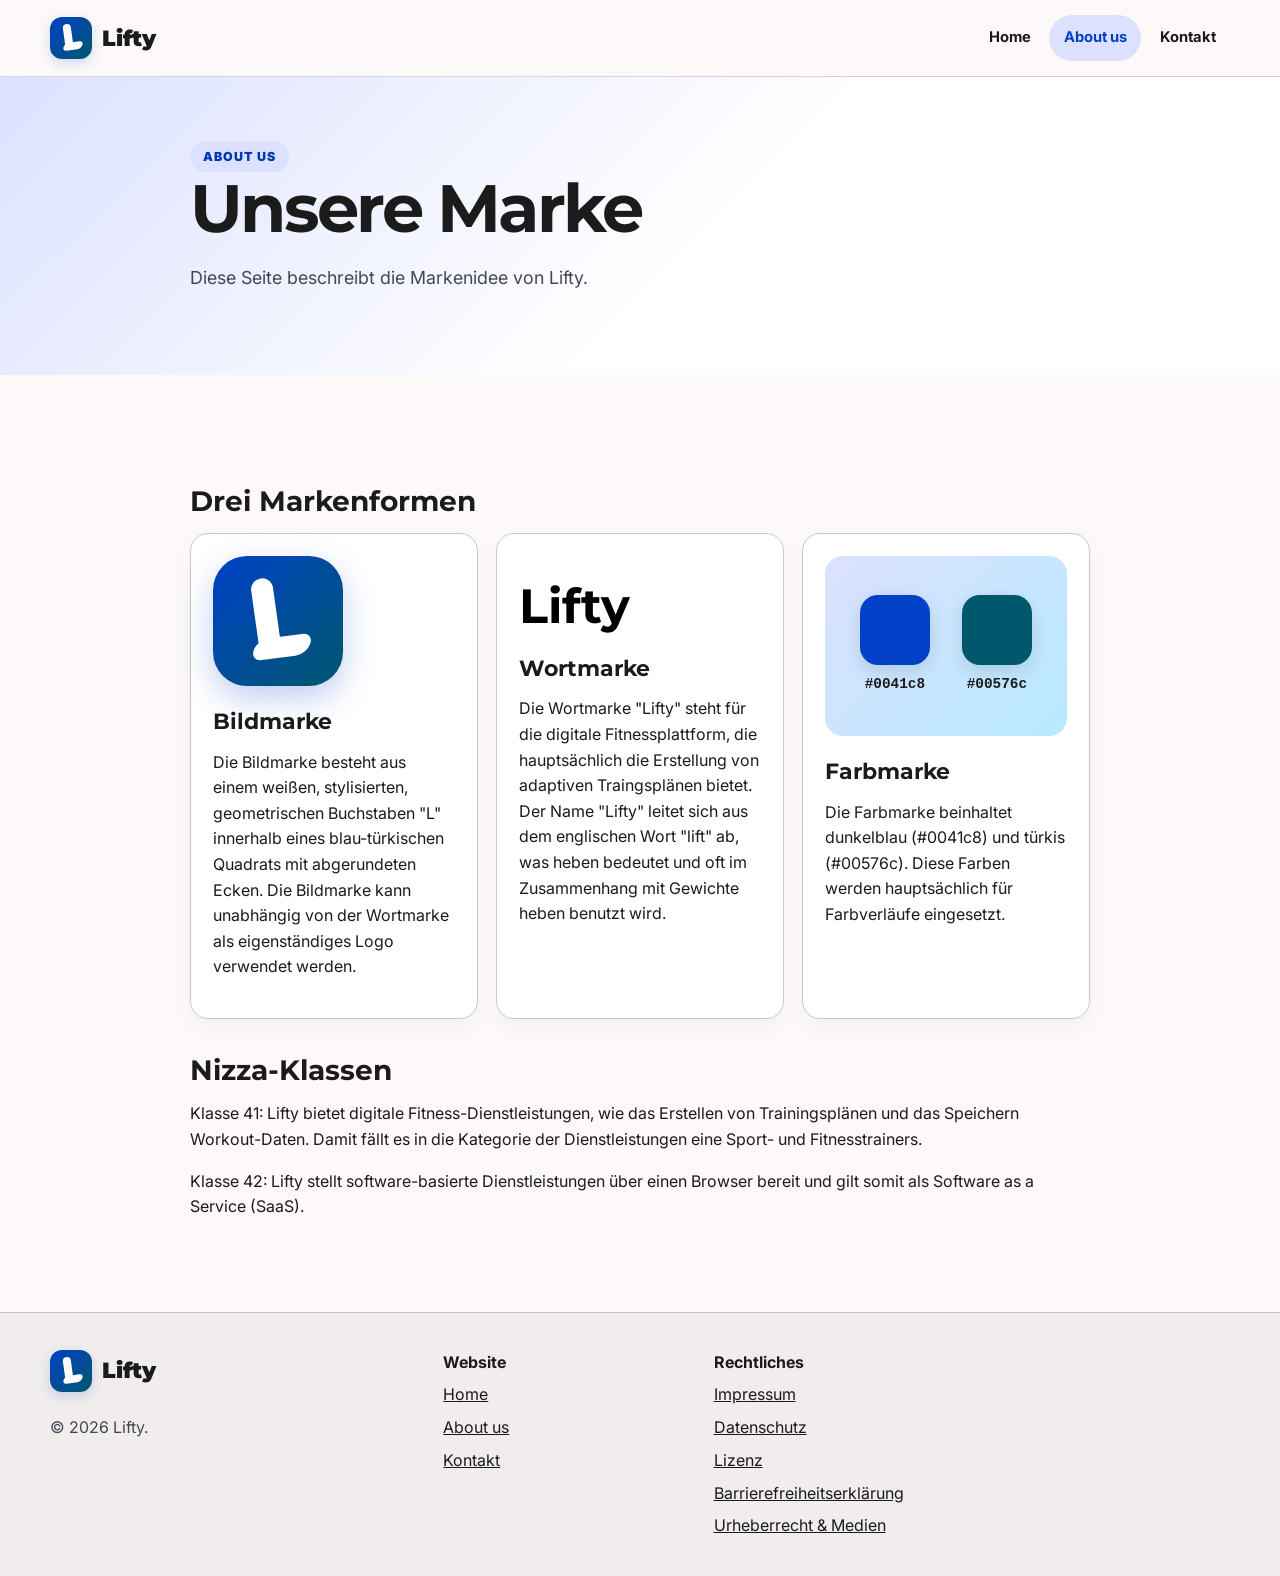
<file: about.html>
<!DOCTYPE html>
<html lang="de">
<head>
  <meta charset="UTF-8">
  <meta name="viewport" content="width=device-width, initial-scale=1.0">
  <meta name="description" content="About us und Markenformen des fiktiven Lifty Webshops">
  <title>Lifty | About us</title>
  <link rel="preconnect" href="https://fonts.googleapis.com">
  <link rel="preconnect" href="https://fonts.gstatic.com" crossorigin>
  <link href="https://fonts.googleapis.com/css2?family=Inter:wght@400;500;600;700&family=Montserrat:wght@600;700;900&family=Material+Symbols+Outlined:wght,FILL@100..700,0..1&display=swap" rel="stylesheet">
  <link rel="stylesheet" href="styles.css">
  <script src="script.js" defer></script>
</head>
<body>
  <a class="skip-link" href="#main">Zum Inhalt springen</a>
  <header class="site-header">
    <nav class="navbar container" aria-label="Hauptnavigation">
      <a class="logo" href="index.html" aria-label="Lifty Startseite">
        <div class="brand-symbol small" aria-label="Lifty Bildmarke"></div>
        <span>Lifty</span>
      </a>
      <button class="menu-button" type="button" aria-label="Navigation öffnen" aria-expanded="false" aria-controls="main-menu">
        <span class="material-symbols-outlined" aria-hidden="true">menu</span>
      </button>
      <ul class="nav-links" id="main-menu">
        <li><a  href="index.html">Home</a></li>
        <li><a aria-current="page" href="about.html">About us</a></li>
        <li><a  href="kontakt.html">Kontakt</a></li>
      </ul>
    </nav>
  </header>
  <main id="main">
    <section class="page-hero">
      <div class="container">
        <span class="eyebrow">About us</span>
        <h1>Unsere Marke</h1>
        <p class="lead">Diese Seite beschreibt die Markenidee von Lifty.</p>
      </div>
    </section>
    <section class="section" id="markenformen">
      <div class="container legal-text">
        <h2>Drei Markenformen</h2>
        <div class="grid-3">
          <article class="card">
            <div class="brand-symbol" aria-label="Lifty Bildmarke"></div>
            <h3>Bildmarke</h3>
            <p>Die Bildmarke besteht aus einem weißen, stylisierten, geometrischen Buchstaben "L" innerhalb eines blau-türkischen Quadrats mit abgerundeten Ecken. Die Bildmarke kann unabhängig von der Wortmarke als eigenständiges Logo verwendet werden.</p>
          </article>
          <article class="card">
            <h3 class="brand-word">Lifty</h3>
            <h3>Wortmarke</h3>
            <p>Die Wortmarke "Lifty" steht für die digitale Fitnessplattform, die hauptsächlich die Erstellung von adaptiven Traingsplänen bietet. Der Name "Lifty" leitet sich aus dem englischen Wort "lift" ab, was heben bedeutet und oft im Zusammenhang mit Gewichte heben benutzt wird.</p>
          </article>
          <article class="card">
            <div class="media-box color-mark">
              <div class="color-item">
                <div class="color-swatch primary-swatch"></div>
                <span>#0041c8</span>
              </div>

              <div class="color-item">
                <div class="color-swatch tertiary-swatch"></div>
                <span>#00576c</span>
              </div>

            </div>
            <h3>Farbmarke</h3>
            <p>Die Farbmarke beinhaltet dunkelblau (#0041c8) und türkis (#00576c). Diese Farben werden hauptsächlich für Farbverläufe eingesetzt.</p>
          </article>
        </div>
        <h2>Nizza-Klassen</h2>
        <p>Klasse 41: Lifty bietet digitale Fitness-Dienstleistungen, wie das Erstellen von Trainingsplänen und das Speichern Workout-Daten. Damit fällt es in die Kategorie der Dienstleistungen eine Sport- und Fitnesstrainers.
        </p>
        <p>
          Klasse 42: Lifty stellt software-basierte Dienstleistungen über einen Browser bereit und gilt somit als Software as a Service (SaaS).
        </p>
      </div>
    </section>
  </main>

  <footer class="site-footer">
    <div class="container footer-grid">
      <div class="footer-brand">
        <a class="logo" href="index.html">
          <div class="brand-symbol small" aria-label="Lifty Bildmarke"></div>
          <span>Lifty</span>
        </a>
        <p class="muted">© 2026 Lifty.</p>
      </div>

      <nav class="footer-links" aria-label="Website">
        <strong>Website</strong>
        <a href="index.html">Home</a>
        <a href="about.html">About us</a>
        <a href="kontakt.html">Kontakt</a>
      </nav>

      <nav class="footer-links" aria-label="Rechtliches">
        <strong>Rechtliches</strong>
        <a href="impressum.html">Impressum</a>
        <a href="datenschutz.html">Datenschutz</a>
        <a href="lizenz.html">Lizenz</a>
        <a href="barrierefreiheit.html">Barrierefreiheitserklärung</a>
        <a href="urheberrecht.html">Urheberrecht & Medien</a>
      </nav>

    </div>
  </footer>
  <div class="toast" id="toast" role="status" aria-live="polite" hidden></div>
</body>
</html>
</file>
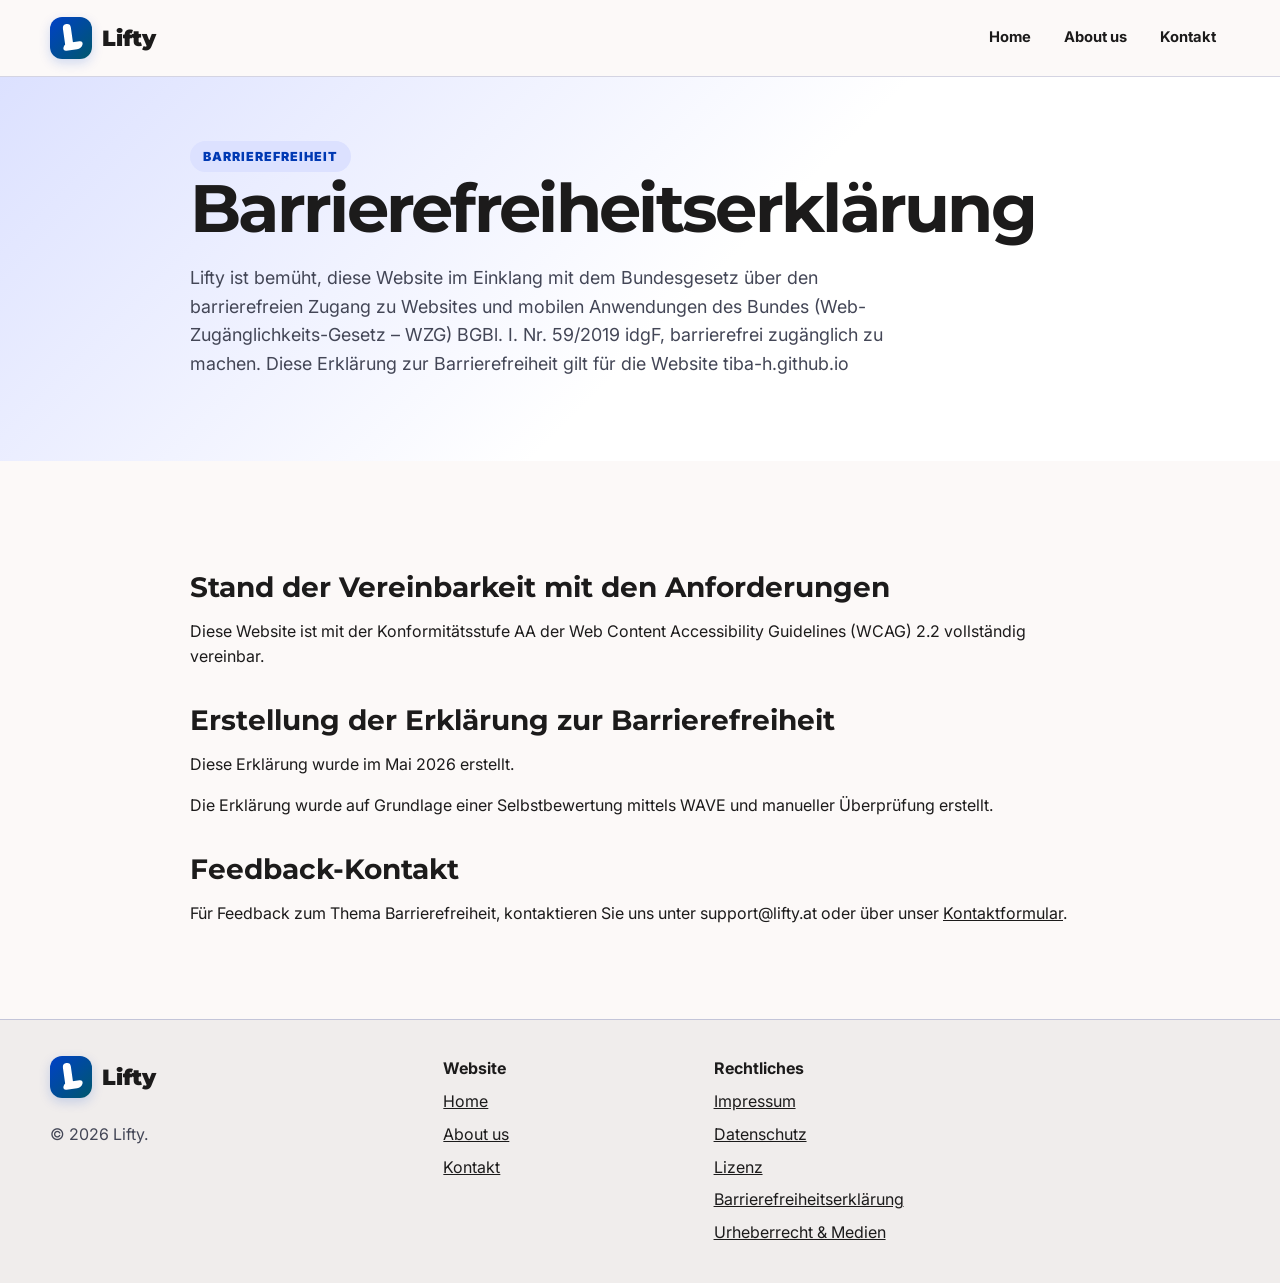
<file: barrierefreiheit.html>
<!DOCTYPE html>
<html lang="de">
<head>
  <meta charset="UTF-8">
  <meta name="viewport" content="width=device-width, initial-scale=1.0">
  <meta name="description" content="Platzhalterseite für Barrierefreiheitserklärung">
  <title>Lifty | Barrierefreiheit</title>
  <link rel="preconnect" href="https://fonts.googleapis.com">
  <link rel="preconnect" href="https://fonts.gstatic.com" crossorigin>
  <link href="https://fonts.googleapis.com/css2?family=Inter:wght@400;500;600;700&family=Montserrat:wght@600;700;900&family=Material+Symbols+Outlined:wght,FILL@100..700,0..1&display=swap" rel="stylesheet">
  <link rel="stylesheet" href="styles.css">
  <script src="script.js" defer></script>
</head>
<body>
  <a class="skip-link" href="#main">Zum Inhalt springen</a>
  <header class="site-header">
    <nav class="navbar container" aria-label="Hauptnavigation">
      <a class="logo" href="index.html" aria-label="Lifty Startseite">
        <div class="brand-symbol small" aria-label="Lifty Bildmarke"></div>
        <span>Lifty</span>
      </a>
      <button class="menu-button" type="button" aria-label="Navigation öffnen" aria-expanded="false" aria-controls="main-menu">
        <span class="material-symbols-outlined" aria-hidden="true">menu</span>
      </button>
      <ul class="nav-links" id="main-menu">
        <li><a  href="index.html">Home</a></li>
        <li><a  href="about.html">About us</a></li>
        <li><a  href="kontakt.html">Kontakt</a></li>
      </ul>
    </nav>
  </header>
  <main id="main">
    <section class="page-hero"><div class="container">
      <span class="eyebrow">Barrierefreiheit</span>
      <h1>Barrierefreiheitserklärung</h1>
      <p class="lead">Lifty ist bemüht, diese Website im Einklang mit dem Bundesgesetz über den barrierefreien Zugang zu Websites und mobilen Anwendungen des Bundes (Web-Zugänglichkeits-Gesetz – WZG) BGBl. I. Nr. 59/2019 idgF, barrierefrei zugänglich zu machen.
        Diese Erklärung zur Barrierefreiheit gilt für die Website tiba-h.github.io</p>
    </div></section>
    <section class="section"><div class="container legal-text" id="wcag">
      <h2>Stand der Vereinbarkeit mit den Anforderungen</h2>
      <p>Diese Website ist mit der Konformitätsstufe AA der Web Content Accessibility Guidelines (WCAG) 2.2 vollständig vereinbar.</p>
      <h2>Erstellung der Erklärung zur Barrierefreiheit</h2><p>Diese Erklärung wurde im Mai 2026 erstellt.</p>
      <p>Die Erklärung wurde auf Grundlage einer Selbstbewertung mittels WAVE und manueller Überprüfung erstellt.</p>
      <h2>Feedback-Kontakt</h2><p>Für Feedback zum Thema Barrierefreiheit, kontaktieren Sie uns unter support@lifty.at oder über unser <a href="kontakt.html">Kontaktformular</a>. </p>
    </div></section>
  </main>

  <footer class="site-footer">
    <div class="container footer-grid">
      <div class="footer-brand">
        <a class="logo" href="index.html">
          <div class="brand-symbol small" aria-label="Lifty Bildmarke"></div>
          <span>Lifty</span>
        </a>
        <p class="muted">© 2026 Lifty.</p>
      </div>

      <nav class="footer-links" aria-label="Website">
        <strong>Website</strong>
        <a href="index.html">Home</a>
        <a href="about.html">About us</a>
        <a href="kontakt.html">Kontakt</a>
      </nav>

      <nav class="footer-links" aria-label="Rechtliches">
        <strong>Rechtliches</strong>
        <a href="impressum.html">Impressum</a>
        <a href="datenschutz.html">Datenschutz</a>
        <a href="lizenz.html">Lizenz</a>
        <a href="barrierefreiheit.html">Barrierefreiheitserklärung</a>
        <a href="urheberrecht.html">Urheberrecht & Medien</a>
      </nav>

    </div>
  </footer>
  <div class="toast" id="toast" role="status" aria-live="polite" hidden></div>
</body>
</html>
</file>
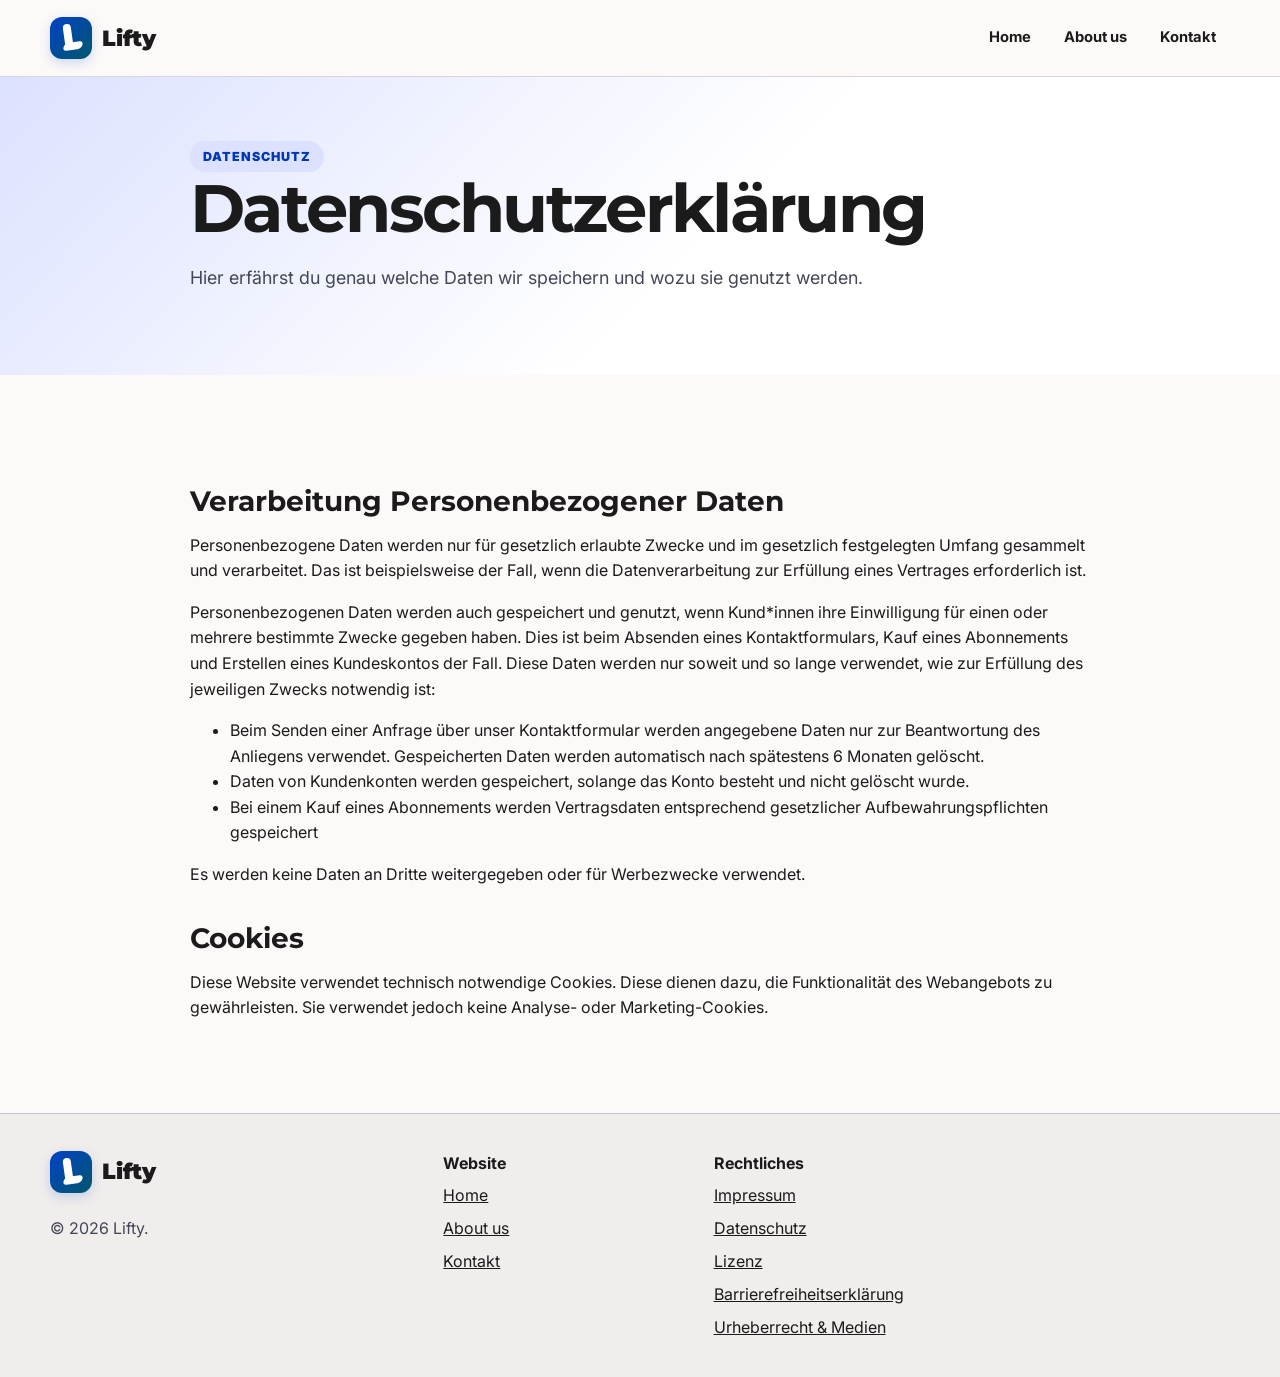
<file: datenschutz.html>
<!DOCTYPE html>
<html lang="de">
<head>
  <meta charset="UTF-8">
  <meta name="viewport" content="width=device-width, initial-scale=1.0">
  <meta name="description" content="Platzhalterseite für Datenschutzerklärung">
  <title>Lifty | Datenschutz</title>
  <link rel="preconnect" href="https://fonts.googleapis.com">
  <link rel="preconnect" href="https://fonts.gstatic.com" crossorigin>
  <link href="https://fonts.googleapis.com/css2?family=Inter:wght@400;500;600;700&family=Montserrat:wght@600;700;900&family=Material+Symbols+Outlined:wght,FILL@100..700,0..1&display=swap" rel="stylesheet">
  <link rel="stylesheet" href="styles.css">
  <script src="script.js" defer></script>
</head>
<body>
  <a class="skip-link" href="#main">Zum Inhalt springen</a>
  <header class="site-header">
    <nav class="navbar container" aria-label="Hauptnavigation">
      <a class="logo" href="index.html" aria-label="Lifty Startseite">
        <div class="brand-symbol small" aria-label="Lifty Bildmarke"></div>
        <span>Lifty</span>
      </a>
      <button class="menu-button" type="button" aria-label="Navigation öffnen" aria-expanded="false" aria-controls="main-menu">
        <span class="material-symbols-outlined" aria-hidden="true">menu</span>
      </button>
      <ul class="nav-links" id="main-menu">
        <li><a  href="index.html">Home</a></li>
        <li><a  href="about.html">About us</a></li>
        <li><a  href="kontakt.html">Kontakt</a></li>
      </ul>
    </nav>
  </header>
  <main id="main">
    <section class="page-hero"><div class="container"><span class="eyebrow">Datenschutz</span><h1>Datenschutzerklärung</h1><p class="lead">Hier erfährst du genau welche Daten wir speichern und wozu sie genutzt werden.</p></div></section>
    <section class="section"><div class="container legal-text" id="webshop-prozesse">
  
      <h2>Verarbeitung Personenbezogener Daten</h2>
      <p>Personenbezogene Daten werden nur für gesetzlich erlaubte Zwecke und im gesetzlich festgelegten Umfang gesammelt und verarbeitet. Das ist beispielsweise der Fall, wenn die Datenverarbeitung zur Erfüllung eines Vertrages erforderlich ist.</p>
      <p>Personenbezogenen Daten werden auch gespeichert und genutzt, wenn Kund*innen ihre Einwilligung für einen oder mehrere bestimmte Zwecke gegeben haben. Dies ist beim Absenden eines Kontaktformulars, Kauf eines Abonnements und Erstellen eines Kundeskontos der Fall.
        Diese Daten werden nur soweit und so lange verwendet, wie zur Erfüllung des jeweiligen Zwecks notwendig ist:
      </p>
      <ul>
        <li>Beim Senden einer Anfrage über unser Kontaktformular werden angegebene Daten nur zur Beantwortung des Anliegens verwendet. Gespeicherten Daten werden automatisch nach spätestens 6 Monaten gelöscht.</li>
        <li>Daten von Kundenkonten werden gespeichert, solange das Konto besteht und nicht gelöscht wurde.</li>
        <li>Bei einem Kauf eines Abonnements werden Vertragsdaten entsprechend gesetzlicher Aufbewahrungspflichten gespeichert </li>
      </ul>
      <p>Es werden keine Daten an Dritte weitergegeben oder für Werbezwecke verwendet.</p>
      <h2>Cookies</h2><p>Diese Website verwendet technisch notwendige Cookies. Diese dienen dazu, die Funktionalität des Webangebots zu gewährleisten. Sie verwendet jedoch keine Analyse- oder Marketing-Cookies.</p>
    
    </div></section>
  </main>

  <footer class="site-footer">
    <div class="container footer-grid">
      <div class="footer-brand">
        <a class="logo" href="index.html">
          <div class="brand-symbol small" aria-label="Lifty Bildmarke"></div>
          <span>Lifty</span>
        </a>
        <p class="muted">© 2026 Lifty.</p>
      </div>

      <nav class="footer-links" aria-label="Website">
        <strong>Website</strong>
        <a href="index.html">Home</a>
        <a href="about.html">About us</a>
        <a href="kontakt.html">Kontakt</a>
      </nav>

      <nav class="footer-links" aria-label="Rechtliches">
        <strong>Rechtliches</strong>
        <a href="impressum.html">Impressum</a>
        <a href="datenschutz.html">Datenschutz</a>
        <a href="lizenz.html">Lizenz</a>
        <a href="barrierefreiheit.html">Barrierefreiheitserklärung</a>
        <a href="urheberrecht.html">Urheberrecht & Medien</a>
      </nav>

    </div>
  </footer>
  <div class="toast" id="toast" role="status" aria-live="polite" hidden></div>
</body>
</html>
</file>
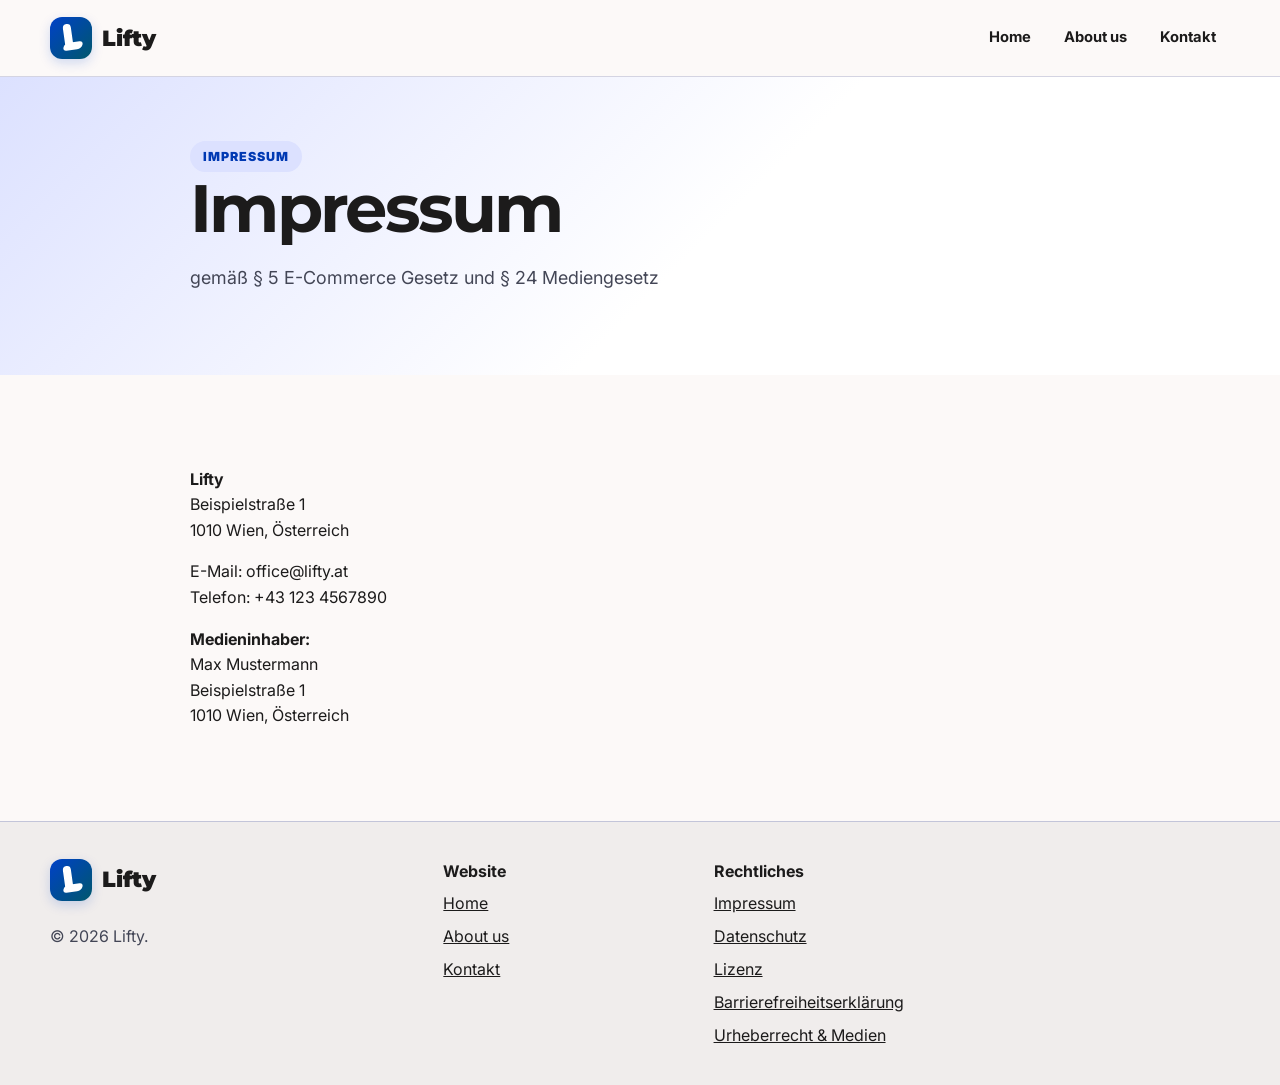
<file: impressum.html>
<!DOCTYPE html>
<html lang="de">
<head>
  <meta charset="UTF-8">
  <meta name="viewport" content="width=device-width, initial-scale=1.0">
  <meta name="description" content="Platzhalterseite für Impressum">
  <title>Lifty | Impressum</title>
  <link rel="preconnect" href="https://fonts.googleapis.com">
  <link rel="preconnect" href="https://fonts.gstatic.com" crossorigin>
  <link href="https://fonts.googleapis.com/css2?family=Inter:wght@400;500;600;700&family=Montserrat:wght@600;700;900&family=Material+Symbols+Outlined:wght,FILL@100..700,0..1&display=swap" rel="stylesheet">
  <link rel="stylesheet" href="styles.css">
  <script src="script.js" defer></script>
</head>
<body>
  <a class="skip-link" href="#main">Zum Inhalt springen</a>
  <header class="site-header">
    <nav class="navbar container" aria-label="Hauptnavigation">
      <a class="logo" href="index.html" aria-label="Lifty Startseite">
        <div class="brand-symbol small" aria-label="Lifty Bildmarke"></div>
        <span>Lifty</span>
      </a>
      <button class="menu-button" type="button" aria-label="Navigation öffnen" aria-expanded="false" aria-controls="main-menu">
        <span class="material-symbols-outlined" aria-hidden="true">menu</span>
      </button>
      <ul class="nav-links" id="main-menu">
        <li><a  href="index.html">Home</a></li>
        <li><a  href="about.html">About us</a></li>
        <li><a  href="kontakt.html">Kontakt</a></li>
      </ul>
    </nav>
  </header>
  <main id="main">
    <section class="page-hero"><div class="container"><span class="eyebrow">Impressum</span><h1>Impressum</h1><p class="lead">gemäß § 5 E-Commerce Gesetz und § 24 Mediengesetz</p></div></section>
    <section class="section"><div class="container legal-text">
      <p>
        <strong>Lifty</strong><br>
        Beispielstraße 1<br>
        1010 Wien, Österreich<br>
      </p>
      <p>
        E-Mail: office@lifty.at<br>
        Telefon: +43 123 4567890
      </p>
      <p><strong>Medieninhaber:</strong><br> 
        Max Mustermann<br>
        Beispielstraße 1<br>
        1010 Wien, Österreich</p>
    </div></section>
  </main>

  <footer class="site-footer">
    <div class="container footer-grid">
      <div class="footer-brand">
        <a class="logo" href="index.html">
          <div class="brand-symbol small" aria-label="Lifty Bildmarke"></div>
          <span>Lifty</span>
        </a>
        <p class="muted">© 2026 Lifty.</p>
      </div>

      <nav class="footer-links" aria-label="Website">
        <strong>Website</strong>
        <a href="index.html">Home</a>
        <a href="about.html">About us</a>
        <a href="kontakt.html">Kontakt</a>
      </nav>

      <nav class="footer-links" aria-label="Rechtliches">
        <strong>Rechtliches</strong>
        <a href="impressum.html">Impressum</a>
        <a href="datenschutz.html">Datenschutz</a>
        <a href="lizenz.html">Lizenz</a>
        <a href="barrierefreiheit.html">Barrierefreiheitserklärung</a>
        <a href="urheberrecht.html">Urheberrecht & Medien</a>
      </nav>

    </div>
  </footer>
  <div class="toast" id="toast" role="status" aria-live="polite" hidden></div>
</body>
</html>
</file>
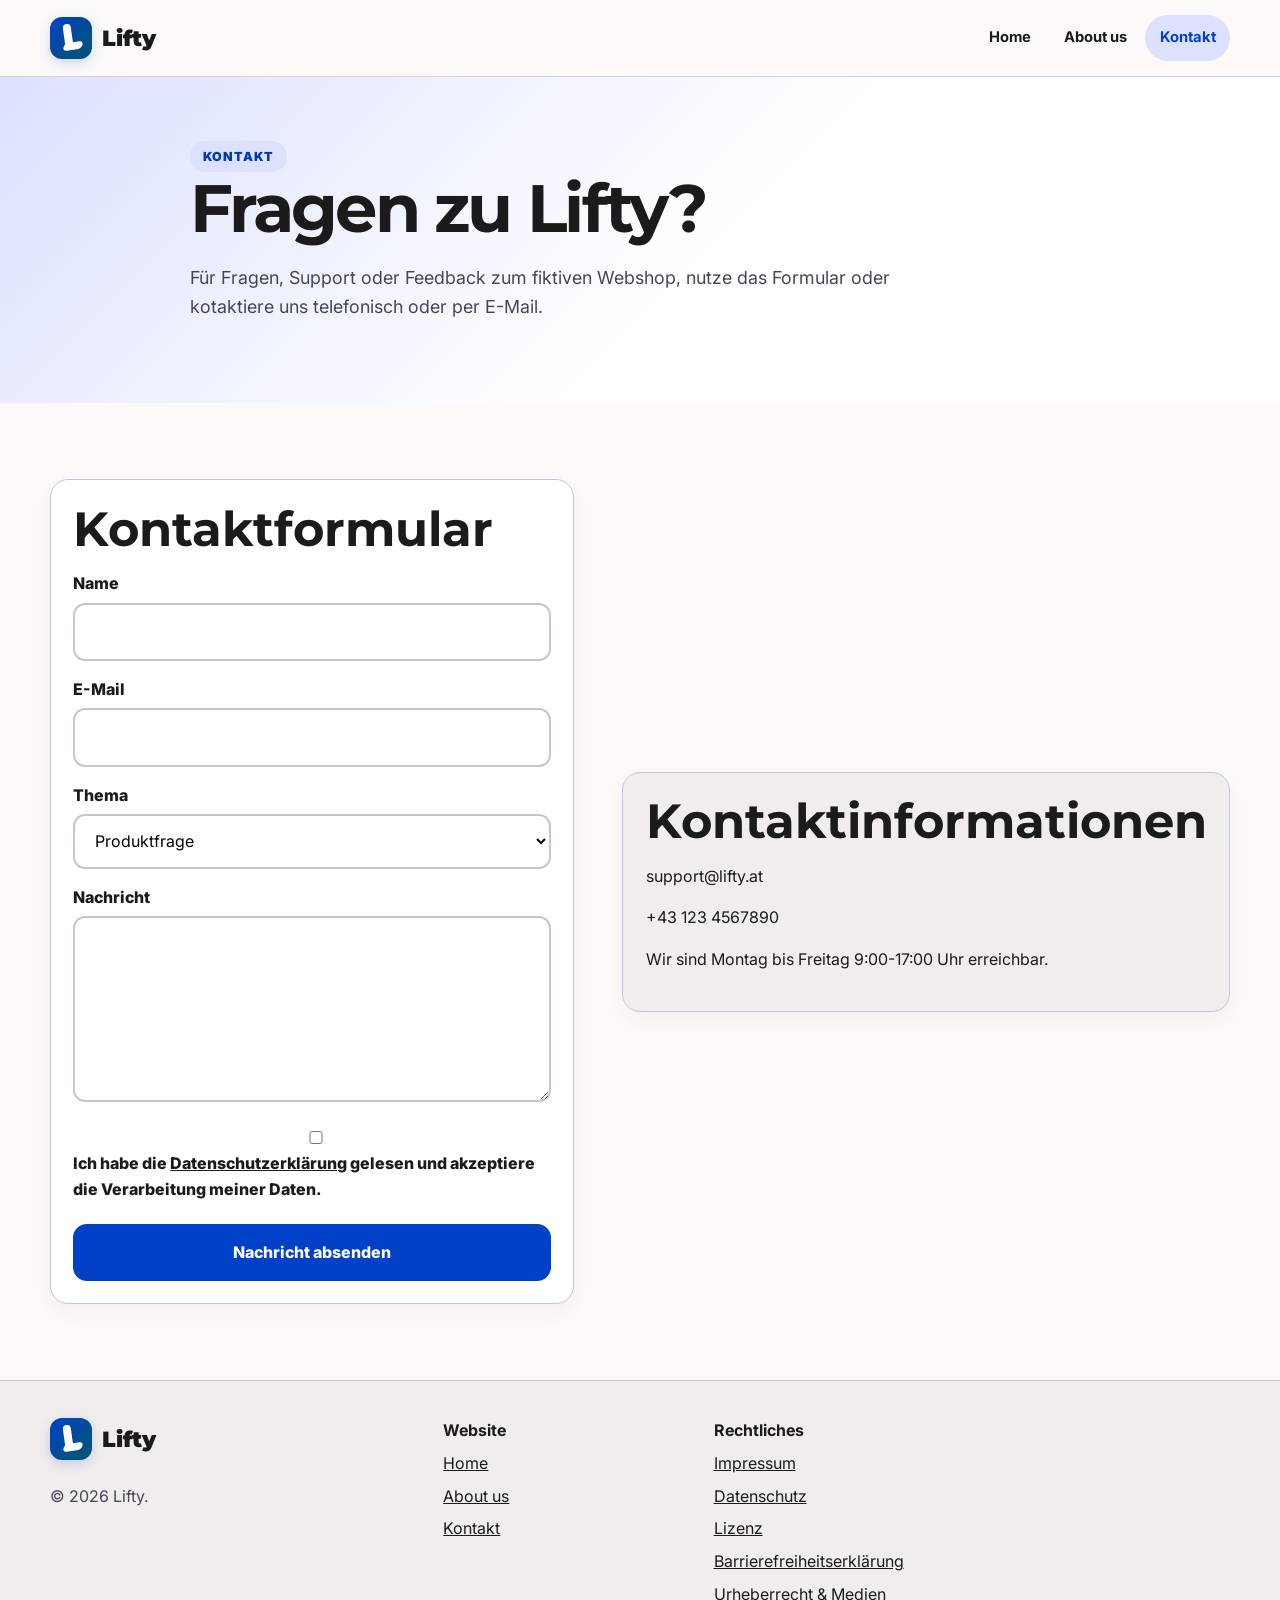
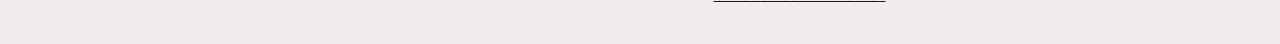
<file: kontakt.html>
<!DOCTYPE html>
<html lang="de">
<head>
  <meta charset="UTF-8">
  <meta name="viewport" content="width=device-width, initial-scale=1.0">
  <meta name="description" content="Kontaktseite des fiktiven Lifty Webshops">
  <title>Lifty | Kontakt</title>
  <link rel="preconnect" href="https://fonts.googleapis.com">
  <link rel="preconnect" href="https://fonts.gstatic.com" crossorigin>
  <link href="https://fonts.googleapis.com/css2?family=Inter:wght@400;500;600;700&family=Montserrat:wght@600;700;900&family=Material+Symbols+Outlined:wght,FILL@100..700,0..1&display=swap" rel="stylesheet">
  <link rel="stylesheet" href="styles.css">
  <script src="script.js" defer></script>
</head>
<body>
  <a class="skip-link" href="#main">Zum Inhalt springen</a>
  <header class="site-header">
    <nav class="navbar container" aria-label="Hauptnavigation">
      <a class="logo" href="index.html" aria-label="Lifty Startseite">
        <div class="brand-symbol small" aria-label="Lifty Bildmarke"></div>
        <span>Lifty</span>
      </a>
      <button class="menu-button" type="button" aria-label="Navigation öffnen" aria-expanded="false" aria-controls="main-menu">
        <span class="material-symbols-outlined" aria-hidden="true">menu</span>
      </button>
      <ul class="nav-links" id="main-menu">
        <li><a  href="index.html">Home</a></li>
        <li><a  href="about.html">About us</a></li>
        <li><a aria-current="page" href="kontakt.html">Kontakt</a></li>
      </ul>
    </nav>
  </header>
  <main id="main">
    <section class="page-hero">
      <div class="container">
        <span class="eyebrow">Kontakt</span>
        <h1>Fragen zu Lifty?</h1>
        <p class="lead">Für Fragen, Support oder Feedback zum fiktiven Webshop, nutze das Formular oder kotaktiere uns telefonisch oder per E-Mail.</p>
      </div>
    </section>
    <section class="section">
      <div class="container split-grid">
        <div class="card">
          <h2>Kontaktformular</h2>
          <form class="form contact-form">
            <div>
              <label for="name">Name</label>
              <input id="name" name="name" type="text" autocomplete="name" required>
            </div>
            <div>
              <label for="email">E-Mail</label>
              <input id="email" name="email" type="email" autocomplete="email" required>
            </div>
            <div>
              <label for="topic">Thema</label>
              <select id="topic" name="topic">
                <option>Produktfrage</option>
                <option>Support</option>
                <option>Feedback</option>
                <option>Sonstiges</option>
              </select>
            </div>
            <div>
              <label for="message">Nachricht</label>
              <textarea id="message" name="message" rows="6" required></textarea>
            </div>
          

            <label class="checkbox-group">
              <input type="checkbox" required>
              <span>
                Ich habe die <a href="datenschutz.html">Datenschutzerklärung</a> gelesen und akzeptiere die Verarbeitung meiner Daten.
              </span>
            </label>

            <button class="button button-primary" type="submit">Nachricht absenden</button>
          </form>
        </div>
        <aside class="card card-muted">
          <h2>Kontaktinformationen</h2>
          <p>support@lifty.at</p>
          <p>+43 123 4567890</p>
          <p>Wir sind Montag bis Freitag 9:00-17:00 Uhr erreichbar.</p>
        </aside>
      </div>
    </section>
  </main>

  <footer class="site-footer">
    <div class="container footer-grid">
      <div class="footer-brand">
        <a class="logo" href="index.html">
          <div class="brand-symbol small" aria-label="Lifty Bildmarke"></div>
          <span>Lifty</span>
        </a>
        <p class="muted">© 2026 Lifty.</p>
      </div>

      <nav class="footer-links" aria-label="Website">
        <strong>Website</strong>
        <a href="index.html">Home</a>
        <a href="about.html">About us</a>
        <a href="kontakt.html">Kontakt</a>
      </nav>

      <nav class="footer-links" aria-label="Rechtliches">
        <strong>Rechtliches</strong>
        <a href="impressum.html">Impressum</a>
        <a href="datenschutz.html">Datenschutz</a>
        <a href="lizenz.html">Lizenz</a>
        <a href="barrierefreiheit.html">Barrierefreiheitserklärung</a>
        <a href="urheberrecht.html">Urheberrecht & Medien</a>
      </nav>

    </div>
  </footer>
  <div class="toast" id="toast" role="status" aria-live="polite" hidden></div>
</body>
</html>
</file>
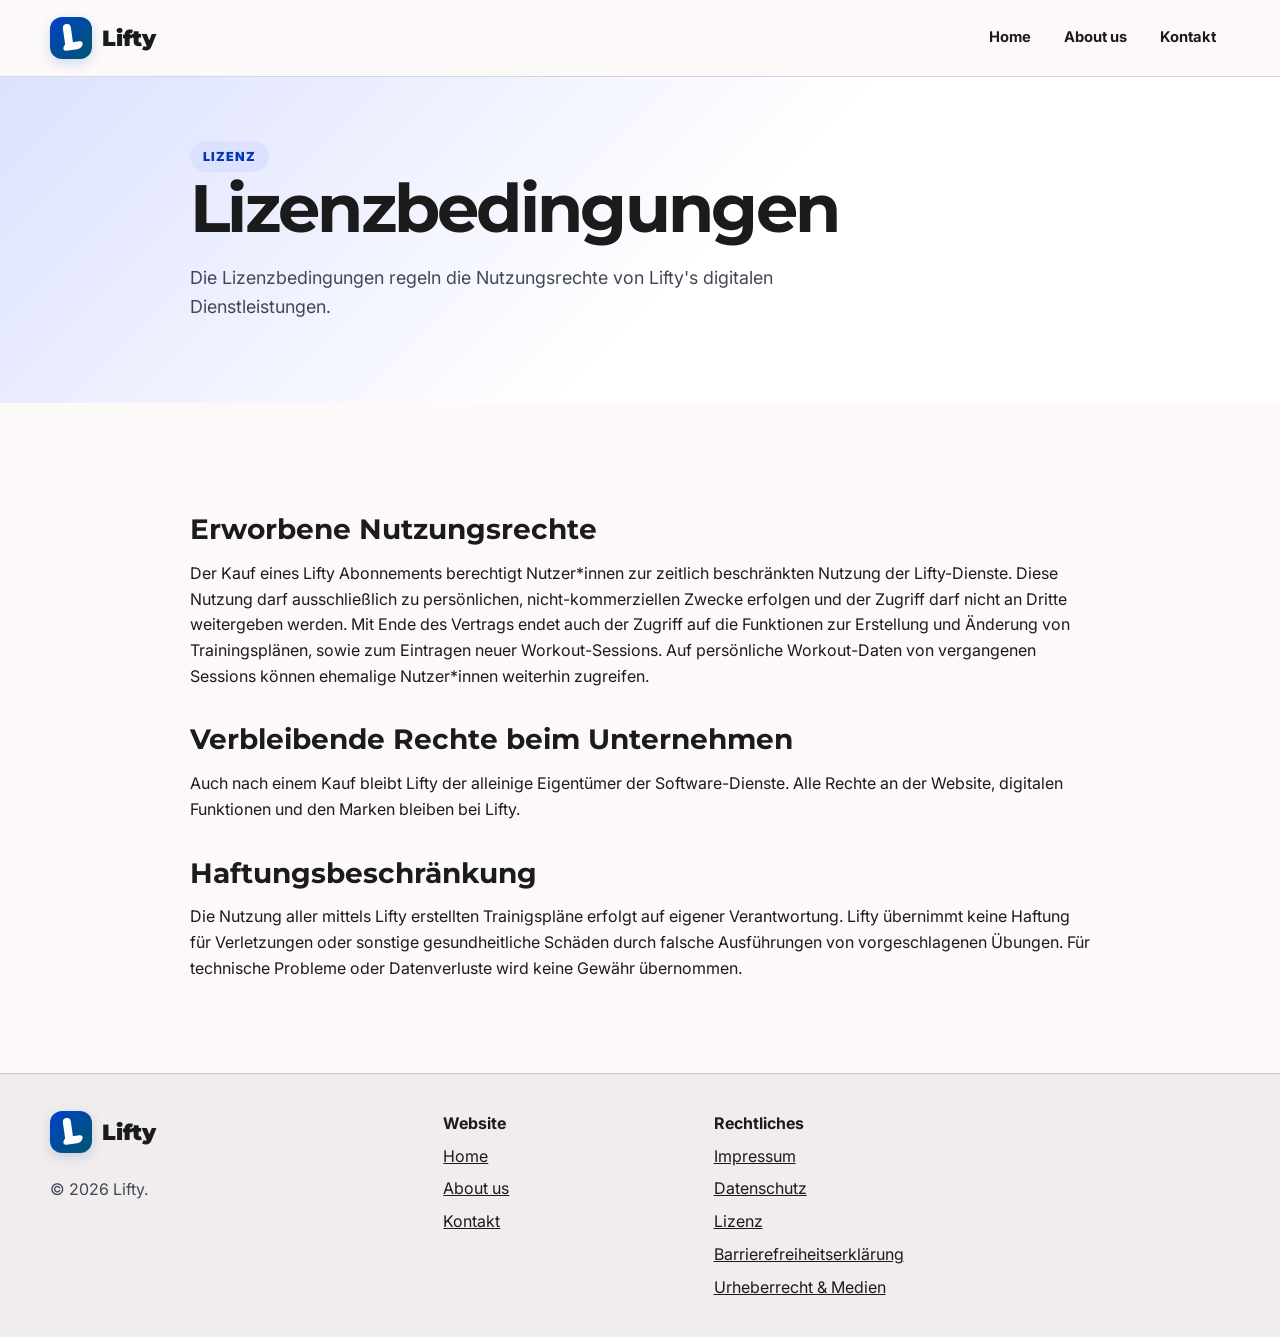
<file: lizenz.html>
<!DOCTYPE html>
<html lang="de">
<head>
  <meta charset="UTF-8">
  <meta name="viewport" content="width=device-width, initial-scale=1.0">
  <meta name="description" content="Platzhalterseite für Lizenzbedingungen">
  <title>Lifty | Lizenz</title>
  <link rel="preconnect" href="https://fonts.googleapis.com">
  <link rel="preconnect" href="https://fonts.gstatic.com" crossorigin>
  <link href="https://fonts.googleapis.com/css2?family=Inter:wght@400;500;600;700&family=Montserrat:wght@600;700;900&family=Material+Symbols+Outlined:wght,FILL@100..700,0..1&display=swap" rel="stylesheet">
  <link rel="stylesheet" href="styles.css">
  <script src="script.js" defer></script>
</head>
<body>
  <a class="skip-link" href="#main">Zum Inhalt springen</a>
  <header class="site-header">
    <nav class="navbar container" aria-label="Hauptnavigation">
      <a class="logo" href="index.html" aria-label="Lifty Startseite">
        <div class="brand-symbol small" aria-label="Lifty Bildmarke"></div>
        <span>Lifty</span>
      </a>
      <button class="menu-button" type="button" aria-label="Navigation öffnen" aria-expanded="false" aria-controls="main-menu">
        <span class="material-symbols-outlined" aria-hidden="true">menu</span>
      </button>
      <ul class="nav-links" id="main-menu">
        <li><a  href="index.html">Home</a></li>
        <li><a  href="about.html">About us</a></li>
        <li><a  href="kontakt.html">Kontakt</a></li>
      </ul>
    </nav>
  </header>
  <main id="main">
    <section class="page-hero"><div class="container"><span class="eyebrow">Lizenz</span><h1>Lizenzbedingungen</h1><p class="lead">Die Lizenzbedingungen regeln die Nutzungsrechte von Lifty's digitalen Dienstleistungen.</p></div></section>
    <section class="section"><div class="container legal-text" id="nutzungsrechte">
      <h2>Erworbene Nutzungsrechte</h2>
      <p>Der Kauf eines Lifty Abonnements berechtigt Nutzer*innen zur zeitlich beschränkten Nutzung der Lifty-Dienste.
        Diese Nutzung darf ausschließlich zu persönlichen, nicht-kommerziellen Zwecke erfolgen und der Zugriff darf nicht an Dritte weitergeben werden.
        Mit Ende des Vertrags endet auch der Zugriff auf die Funktionen zur Erstellung und Änderung von Trainingsplänen, sowie zum Eintragen neuer Workout-Sessions. 
        Auf persönliche Workout-Daten von vergangenen Sessions können ehemalige Nutzer*innen weiterhin zugreifen. 
      </p>
      <h2>Verbleibende Rechte beim Unternehmen</h2>
      <p>Auch nach einem Kauf bleibt Lifty der alleinige Eigentümer der Software-Dienste. Alle Rechte an der Website, digitalen Funktionen und den Marken bleiben bei Lifty.</p>
      <h2>Haftungsbeschränkung</h2>
      <p>Die Nutzung aller mittels Lifty erstellten Trainigspläne erfolgt auf eigener Verantwortung. 
        Lifty übernimmt keine Haftung für Verletzungen oder sonstige gesundheitliche Schäden durch falsche Ausführungen von vorgeschlagenen Übungen. 
        Für technische Probleme oder Datenverluste wird keine Gewähr übernommen.</p>
    </div></section>
  </main>

  <footer class="site-footer">
    <div class="container footer-grid">
      <div class="footer-brand">
        <a class="logo" href="index.html">
          <div class="brand-symbol small" aria-label="Lifty Bildmarke"></div>
          <span>Lifty</span>
        </a>
        <p class="muted">© 2026 Lifty.</p>
      </div>

      <nav class="footer-links" aria-label="Website">
        <strong>Website</strong>
        <a href="index.html">Home</a>
        <a href="about.html">About us</a>
        <a href="kontakt.html">Kontakt</a>
      </nav>

      <nav class="footer-links" aria-label="Rechtliches">
        <strong>Rechtliches</strong>
        <a href="impressum.html">Impressum</a>
        <a href="datenschutz.html">Datenschutz</a>
        <a href="lizenz.html">Lizenz</a>
        <a href="barrierefreiheit.html">Barrierefreiheitserklärung</a>
        <a href="urheberrecht.html">Urheberrecht & Medien</a>
      </nav>

    </div>
  </footer>
  <div class="toast" id="toast" role="status" aria-live="polite" hidden></div>
</body>
</html>
</file>
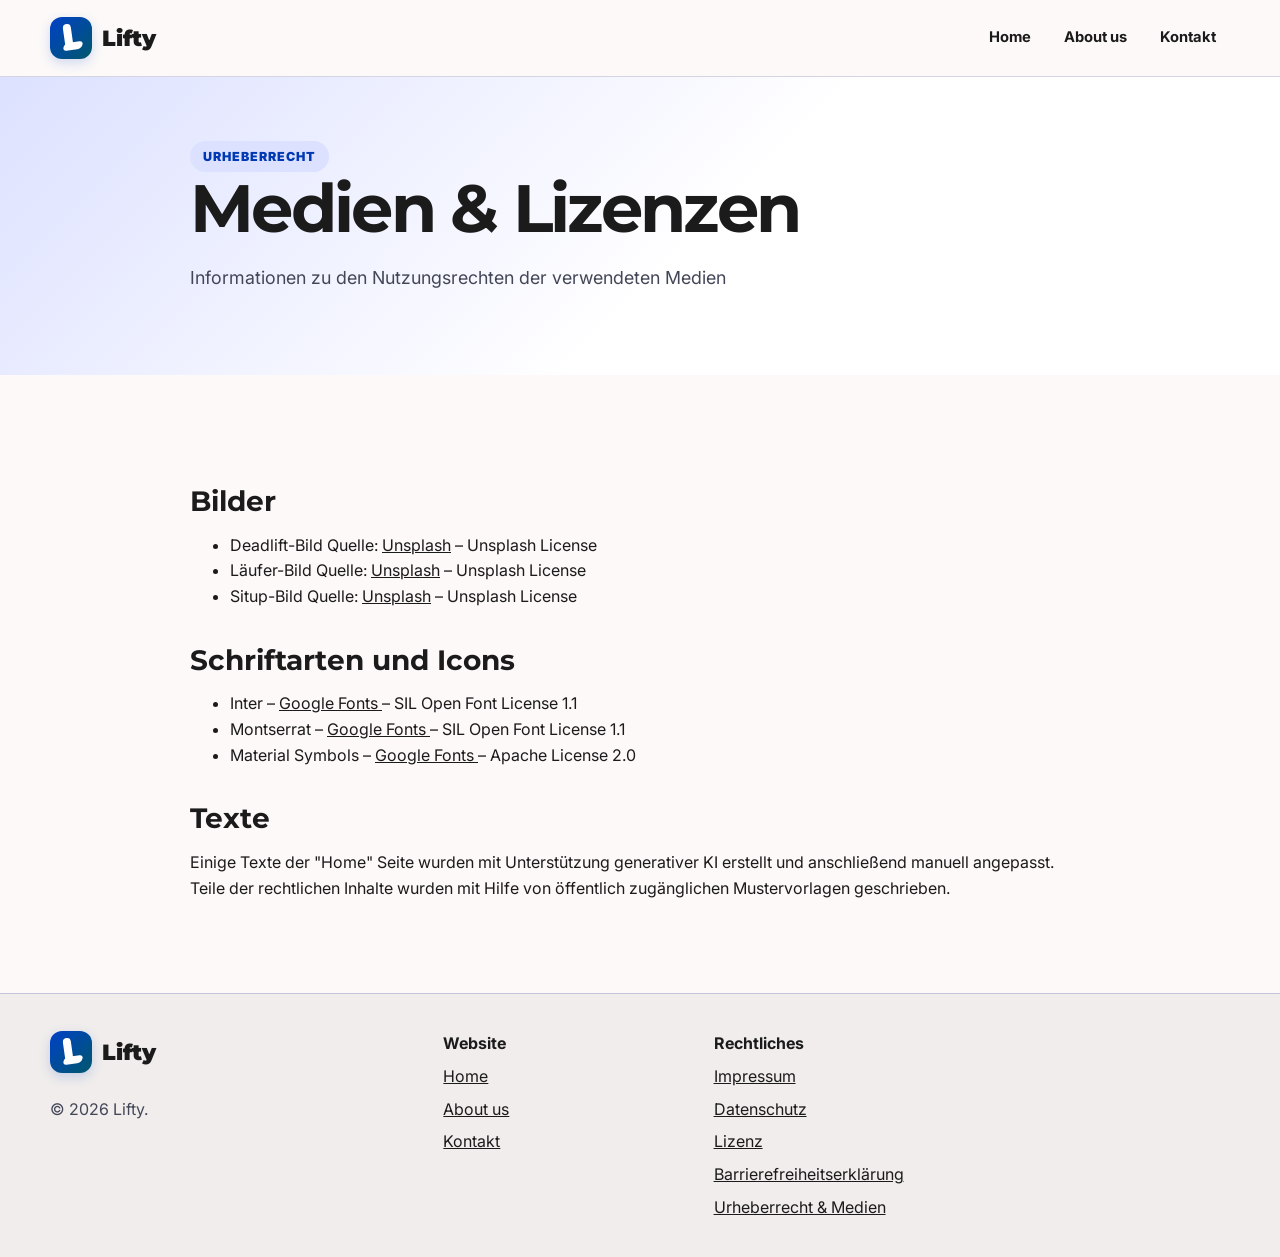
<file: urheberrecht.html>
<!DOCTYPE html>
<html lang="de">
<head>
  <meta charset="UTF-8">
  <meta name="viewport" content="width=device-width, initial-scale=1.0">
  <meta name="description" content="Platzhalterseite für Urheberrechtshinweise">
  <title>Lifty | Urheberrecht & Medien</title>
  <link rel="preconnect" href="https://fonts.googleapis.com">
  <link rel="preconnect" href="https://fonts.gstatic.com" crossorigin>
  <link href="https://fonts.googleapis.com/css2?family=Inter:wght@400;500;600;700&family=Montserrat:wght@600;700;900&family=Material+Symbols+Outlined:wght,FILL@100..700,0..1&display=swap" rel="stylesheet">
  <link rel="stylesheet" href="styles.css">
  <script src="script.js" defer></script>
</head>
<body>
  <a class="skip-link" href="#main">Zum Inhalt springen</a>
  <header class="site-header">
    <nav class="navbar container" aria-label="Hauptnavigation">
      <a class="logo" href="index.html" aria-label="Lifty Startseite">
        <div class="brand-symbol small" aria-label="Lifty Bildmarke"></div>
        <span>Lifty</span>
      </a>
      <button class="menu-button" type="button" aria-label="Navigation öffnen" aria-expanded="false" aria-controls="main-menu">
        <span class="material-symbols-outlined" aria-hidden="true">menu</span>
      </button>
      <ul class="nav-links" id="main-menu">
        <li><a  href="index.html">Home</a></li>
        <li><a  href="about.html">About us</a></li>
        <li><a  href="kontakt.html">Kontakt</a></li>
      </ul>
    </nav>
  </header>
  <main id="main">
    <section class="page-hero"><div class="container"><span class="eyebrow">Urheberrecht</span><h1>Medien & Lizenzen</h1><p class="lead">Informationen zu den Nutzungsrechten der verwendeten Medien</p></div></section>
    <section class="section"><div class="container legal-text">
      
      <h2>Bilder</h2>
      <p><ul>
        <li>
          Deadlift-Bild Quelle:
          <a href="https://images.unsplash.com/photo-1517836357463-d25dfeac3438?auto=format&fit=crop&w=1200&q=80" target="_blank" rel="noopener noreferrer"> Unsplash</a> – Unsplash License
        </li>
        <li>
          Läufer-Bild Quelle:
          <a href="https://images.unsplash.com/flagged/photo-1556746834-1cb5b8fabd54?q=80&w=2072&auto=format&fit=crop&ixlib=rb-4.1.0&ixid=M3wxMjA3fDB8MHxwaG90by1wYWdlfHx8fGVufDB8fHx8fA%3D%3D" target="_blank" rel="noopener noreferrer"> Unsplash</a> – Unsplash License
        </li>
        <li>
          Situp-Bild Quelle:
          <a href="https://images.unsplash.com/photo-1571019613454-1cb2f99b2d8b?q=80&w=2070&auto=format&fit=crop&ixlib=rb-4.1.0&ixid=M3wxMjA3fDB8MHxwaG90by1wYWdlfHx8fGVufDB8fHx8fA%3D%3D" target="_blank" rel="noopener noreferrer"> Unsplash</a> – Unsplash License
        </li>
      </ul></p>

</ul>

      <h2>Schriftarten und Icons</h2>
      <p><ul>
        <li>
          Inter –
          <a href="https://fonts.google.com/specimen/Inter" target="_blank">
            Google Fonts
          </a>
          –
          SIL Open Font License 1.1
        </li>

        <li>
          Montserrat –
          <a href="https://fonts.google.com/specimen/Montserrat" target="_blank">
            Google Fonts
          </a>
          –
          SIL Open Font License 1.1
        </li>

        <li>
          Material Symbols –
          <a href="https://fonts.google.com/icons" target="_blank">
            Google Fonts
          </a>
          –
          Apache License 2.0
        </li>
      </ul></p>
      
      <h2>Texte</h2><p><p>Einige Texte der "Home" Seite wurden mit Unterstützung generativer KI erstellt und anschließend manuell angepasst. 
        Teile der rechtlichen Inhalte wurden mit Hilfe von öffentlich zugänglichen Mustervorlagen geschrieben.</p></p>
    </div></section>
  </main>

  <footer class="site-footer">
    <div class="container footer-grid">
      <div class="footer-brand">
        <a class="logo" href="index.html">
          <div class="brand-symbol small" aria-label="Lifty Bildmarke"></div>
          <span>Lifty</span>
        </a>
        <p class="muted">© 2026 Lifty.</p>
      </div>

      <nav class="footer-links" aria-label="Website">
        <strong>Website</strong>
        <a href="index.html">Home</a>
        <a href="about.html">About us</a>
        <a href="kontakt.html">Kontakt</a>
      </nav>

      <nav class="footer-links" aria-label="Rechtliches">
        <strong>Rechtliches</strong>
        <a href="impressum.html">Impressum</a>
        <a href="datenschutz.html">Datenschutz</a>
        <a href="lizenz.html">Lizenz</a>
        <a href="barrierefreiheit.html">Barrierefreiheitserklärung</a>
        <a href="urheberrecht.html">Urheberrecht & Medien</a>
      </nav>

    </div>
  </footer>
  <div class="toast" id="toast" role="status" aria-live="polite" hidden></div>
</body>
</html>
</file>
<file: styles.css>
:root {
  --primary: #0041c8;
  --primary-dark: #002b86;
  --secondary: #cd4800;
  --tertiary: #00576c;
  --bg: #fcf9f8;
  --surface: #ffffff;
  --surface-2: #f0edec;
  --surface-3: #e5e2e1;
  --text: #1c1b1b;
  --muted: #434656;
  --border: #c3c5d9;
  --success: #096b38;
  --radius: 18px;
  --shadow: 0 18px 45px rgba(0, 0, 0, 0.1);
  --container: 1180px;
}

* {
  box-sizing: border-box;
}

html {
  scroll-behavior: smooth;
}

body {
  margin: 0;
  background: var(--bg);
  color: var(--text);
  font-family: Inter, system-ui, -apple-system, BlinkMacSystemFont, "Segoe UI", sans-serif;
  line-height: 1.6;
}

img,
svg,
video {
  display: block;
  max-width: 100%;
}

a {
  color: inherit;
}

button,
input,
textarea,
select {
  font: inherit;
}

.skip-link {
  position: absolute;
  left: 1rem;
  top: 0.5rem;
  z-index: 999;
  transform: translateY(-140%);
  background: var(--primary);
  color: #ffffff;
  padding: 0.75rem 1rem;
  border-radius: 0.75rem;
}

.skip-link:focus {
  transform: none;
}

.container {
  width: min(var(--container), calc(100% - 32px));
  margin-inline: auto;
}

.site-header {
  position: sticky;
  top: 0;
  z-index: 50;
  background: rgba(252, 249, 248, 0.94);
  backdrop-filter: blur(16px);
  border-bottom: 1px solid rgba(195, 197, 217, 0.7);
}

.navbar {
  display: flex;
  align-items: center;
  justify-content: space-between;
  min-height: 76px;
  gap: 1rem;
}

.logo {
  display: inline-flex;
  align-items: center;
  gap: 0.65rem;
  font-family: Montserrat, sans-serif;
  font-size: 1.35rem;
  font-weight: 900;
  text-decoration: none;
}

.logo-mark {
  display: grid;
  place-items: center;
  width: 42px;
  height: 42px;
  border-radius: 14px;
  background: linear-gradient(135deg, var(--primary), var(--tertiary));
  color: #ffffff;
}

.nav-links {
  display: flex;
  align-items: center;
  gap: 0.25rem;
  list-style: none;
  margin: 0;
  padding: 0;
}

.nav-links a {
  display: inline-flex;
  padding: 0.7rem 0.9rem;
  border-radius: 999px;
  text-decoration: none;
  font-weight: 700;
  font-size: 0.92rem;
}

.nav-links a[aria-current="page"],
.nav-links a:hover {
  background: #dce1ff;
  color: var(--primary);
}

.menu-button {
  display: none;
  background: var(--surface);
  border: 1px solid var(--border);
  border-radius: 12px;
  padding: 0.55rem;
  color: var(--text);
}

.button {
  display: inline-flex;
  justify-content: center;
  align-items: center;
  gap: 0.5rem;
  min-height: 44px;
  border-radius: 14px;
  border: 2px solid transparent;
  padding: 0.85rem 1.15rem;
  font-weight: 800;
  text-decoration: none;
  cursor: pointer;
}

.button-primary {
  background: var(--primary);
  color: #ffffff;
}

.button-primary:hover,
.button-primary:focus-visible {
  background: var(--primary-dark);
}

.button-secondary {
  background: var(--secondary);
  color: #ffffff;
}

.button-muted {
  background: var(--surface-2);
  border-color: var(--border);
  color: var(--text);
}

.button-full {
  width: 100%;
}

:focus-visible {
  outline: 4px solid #ffb59a;
  outline-offset: 3px;
}

.section {
  padding: 76px 0;
}

.surface-section {
  background: var(--surface-2);
}

.hero {
  background: radial-gradient(circle at top right, #dce1ff 0, transparent 34%), var(--surface);
}

.hero-grid,
.split-grid {
  display: grid;
  grid-template-columns: 1.05fr 0.95fr;
  gap: 3rem;
  align-items: center;
}

.eyebrow {
  display: inline-flex;
  background: #dce1ff;
  color: #0039b3;
  border-radius: 999px;
  padding: 0.35rem 0.8rem;
  font-weight: 900;
  text-transform: uppercase;
  font-size: 0.78rem;
  letter-spacing: 0.08em;
}

h1,
h2,
h3 {
  font-family: Montserrat, sans-serif;
  line-height: 1.1;
  margin: 0 0 1rem;
}

h1 {
  font-size: clamp(2.35rem, 6vw, 4.2rem);
  letter-spacing: -0.04em;
}

h1 span,
.gradient-text {
  background: linear-gradient(90deg, var(--primary), var(--tertiary));
  -webkit-background-clip: text;
  background-clip: text;
  color: transparent;
}

h2 {
  font-size: clamp(2rem, 4vw, 3rem);
}

h3 {
  font-size: 1.35rem;
}

.hero p,
.section-heading p,
.lead {
  max-width: 66ch;
  color: var(--muted);
  font-size: 1.12rem;
}

.button-group {
  display: flex;
  flex-wrap: wrap;
  gap: 1rem;
  margin-top: 2rem;
}

.hero-visual {
  position: relative;
  border-radius: var(--radius);
  padding: 0.75rem;
  background: var(--surface);
  border: 1px solid var(--border);
  box-shadow: var(--shadow);
}

.hero-visual img {
  width: 100%;
  height: 430px;
  object-fit: cover;
  border-radius: 14px;
}

.progress-card {
  position: absolute;
  left: -18px;
  bottom: 24px;
  width: min(220px, 70%);
  background: var(--surface);
  border: 1px solid #dce1ff;
  border-radius: 16px;
  box-shadow: var(--shadow);
  padding: 1rem;
}

.progress-card p {
  margin: 0;
  color: var(--primary);
  font-size: 0.75rem;
  font-weight: 900;
  text-transform: uppercase;
}

.progress-card strong {
  font-family: Montserrat, sans-serif;
  font-size: 2rem;
}

.progress-card span {
  color: var(--muted);
}

.progress-bar {
  height: 10px;
  margin-top: 0.7rem;
  background: var(--surface-2);
  border-radius: 999px;
  overflow: hidden;
}

.progress-bar div {
  height: 100%;
  background: linear-gradient(90deg, var(--primary), var(--tertiary));
}

.section-heading {
  text-align: center;
  margin-bottom: 2.4rem;
}

.section-heading p {
  margin-inline: auto;
}

.grid-3,
.grid-2 {
  display: grid;
  gap: 1.1rem;
}

.grid-3 {
  grid-template-columns: repeat(3, 1fr);
}

.grid-2 {
  grid-template-columns: repeat(2, 1fr);
}

.bento-grid {
  display: grid;
  grid-template-columns: repeat(12, 1fr);
  grid-auto-rows: minmax(230px, auto);
  gap: 1.1rem;
}

.card {
  background: var(--surface);
  border: 1px solid var(--border);
  border-radius: var(--radius);
  padding: 1.4rem;
  box-shadow: 0 8px 20px rgba(0, 0, 0, 0.04);
}

.product-card {
  display: flex;
  flex-direction: column;
}

.product-card .feature-list {
  flex: 1;
}

.card-large {
  grid-column: span 8;
}

.card-small {
  grid-column: span 4;
}

.card-wide {
  grid-column: span 8;
}

.card-primary {
  background: var(--primary);
  color: #ffffff;
  border-color: var(--primary);
}

.card-muted {
  background: var(--surface-2);
}

.image-card {
  position: relative;
  overflow: hidden;
}

.image-card > div {
  position: relative;
  z-index: 1;
  max-width: 55ch;
}

.image-card img {
  position: absolute;
  right: 0;
  bottom: 0;
  width: 48%;
  height: 100%;
  object-fit: cover;
  opacity: 0.14;
}

.icon {
  font-size: 2.2rem;
  color: var(--primary);
}

.card-primary .icon {
  color: #ffffff;
}

.tags {
  display: flex;
  flex-wrap: wrap;
  gap: 0.5rem;
  margin-top: 1rem;
}

.tag {
  display: inline-flex;
  align-items: center;
  gap: 0.35rem;
  border-radius: 999px;
  background: var(--surface-2);
  color: var(--primary);
  padding: 0.35rem 0.65rem;
  font-weight: 800;
  font-size: 0.78rem;
}

.price {
  font-family: Montserrat, sans-serif;
  font-size: 2.7rem;
  font-weight: 900;
  margin: 1rem 0;
}

.featured {
  position: relative;
  transform: scale(1.03);
  border: 3px solid var(--primary);
}

.badge {
  display: inline-flex;
  align-self: flex-start;
  align-items: center;
  gap: 0.35rem;
  border-radius: 999px;
  background: var(--primary);
  color: #ffffff;
  padding: 0.35rem 0.8rem;
  font-weight: 900;
  font-size: 0.78rem;
}

.feature-list,
.clean-list {
  padding: 0;
  margin: 1.2rem 0;
  list-style: none;
}

.feature-list li,
.clean-list li {
  display: flex;
  gap: 0.65rem;
  margin: 0.75rem 0;
}

.feature-list .material-symbols-outlined {
  color: var(--success);
}

.page-hero {
  padding: 64px 0;
  background: linear-gradient(135deg, #dce1ff, transparent 55%), var(--surface);
}

.page-hero .container,
.legal-text {
  max-width: 900px;
}

.legal-text h2 {
  font-size: 1.75rem;
  margin-top: 2.2rem;
}

.legal-text h3 {
  margin-top: 1.5rem;
}

.notice {
  border-left: 6px solid var(--primary);
  background: #eef2ff;
  padding: 1rem;
  border-radius: 0 14px 14px 0;
}

.form {
  display: grid;
  gap: 1rem;
}

.form-row {
  display: grid;
  grid-template-columns: 1fr 1fr;
  gap: 1rem;
}

.form label {
  display: block;
  font-weight: 800;
  margin-bottom: 0.35rem;
}

.form input,
.form textarea,
.form select {
  width: 100%;
  padding: 0.9rem 1rem;
  border: 2px solid var(--border);
  border-radius: 12px;
  background: #ffffff;
}

.form-result {
  min-height: 1.5rem;
  color: var(--primary);
  font-weight: 700;
}

.toast {
  position: fixed;
  right: 1rem;
  bottom: 1rem;
  max-width: 320px;
  background: #1c1b1b;
  color: #ffffff;
  border-radius: 14px;
  padding: 1rem;
  box-shadow: var(--shadow);
}

.toast[hidden] {
  display: none;
}

.site-footer {
  background: var(--surface-2);
  border-top: 1px solid var(--border);
  padding: 2.3rem 0;
}

.footer-grid {
  display: grid;
  grid-template-columns: 1.5fr 1fr 1fr 1fr;
  gap: 1.5rem;
}

.footer-links {
  display: grid;
  align-content: start;
  gap: 0.45rem;
}

.footer-links a:hover {
  color: var(--primary);
}

.muted {
  color: var(--muted);
}

.media-box {
  display: grid;
  place-items: center;
  min-height: 180px;
  background: linear-gradient(135deg, #dce1ff, #b7eaff);
  border-radius: var(--radius);
  padding: 1.2rem;
  text-align: center;
  font-weight: 800;
}

.brand-symbol {
  position: relative;
  width: 130px;
  height: 130px;
  border-radius: 34px;
  background: linear-gradient(135deg, var(--primary), var(--tertiary));
  overflow: hidden;
  box-shadow: 0 12px 32px rgba(0, 65, 200, 0.25);
}

/* Vertikale Linie */
.brand-symbol::before {
  content: "";
  position: absolute;
  left: 42px;
  top: 22px;
  width: 22px;
  height: 78px;
  background: white;
  border-radius: 14px;
  transform: rotate(-8deg);
}

/* Dynamischer Unterarm */
.brand-symbol::after {
  content: "";
  position: absolute;
  left: 42px;
  bottom: 28px;
  width: 54px;
  height: 22px;
  background: white;
  border-radius: 14px;
  transform:
    skewX(-24deg)
    rotate(-8deg);
}

.brand-symbol.small {
  width: 42px;
  height: 42px;
  border-radius: 12px;
  box-shadow: 0 4px 12px rgba(0, 65, 200, 0.18);
}

/* Vertikale Linie */
.brand-symbol.small::before {
  left: 14px;
  top: 7px;
  width: 8px;
  height: 24px;
  border-radius: 999px;
}

/* Unterer Balken */
.brand-symbol.small::after {
  left: 14px;
  bottom: 9px;
  width: 18px;
  height: 8px;
  border-radius: 999px;
}

.brand-word {
  font-size: 3rem;
  color: black;
}

.color-mark {
  display: flex;
  justify-content: center;
  gap: 2rem;
  margin-bottom: 1rem;
}

.color-item {
  display: flex;
  flex-direction: column;
  align-items: center;
  gap: 0.5rem;
}

.color-item span {
  font-size: 0.9rem;
  font-weight: 600;
  color: var(--text-muted);
  font-family: monospace;
}

.color-swatch {
  width: 70px;
  height: 70px;
  border-radius: 18px;
  box-shadow: 0 6px 18px rgba(0,0,0,0.12);
}

.primary-swatch {
  background: var(--primary);
}

.tertiary-swatch {
  background: var(--tertiary);
}

@media (max-width: 900px) {
  .menu-button {
    display: inline-flex;
  }

  .nav-links {
    position: absolute;
    left: 16px;
    right: 16px;
    top: 76px;
    display: none;
    flex-direction: column;
    align-items: stretch;
    background: var(--surface);
    border: 1px solid var(--border);
    border-radius: 18px;
    padding: 0.75rem;
    box-shadow: var(--shadow);
  }

  .nav-links.open {
    display: flex;
  }

  .nav-links a {
    justify-content: center;
  }

  .hero-grid,
  .split-grid,
  .grid-2,
  .grid-3,
  .footer-grid,
  .form-row {
    grid-template-columns: 1fr;
  }

  .bento-grid {
    grid-template-columns: 1fr;
  }

  .card,
  .card-large,
  .card-small,
  .card-wide {
    grid-column: auto;
  }

  .featured {
    transform: none;
  }

  .hero-visual img {
    height: 320px;
  }

  .progress-card {
    left: 0.7rem;
    bottom: 0.7rem;
  }

  .section {
    padding: 54px 0;
  }
}

@media (prefers-reduced-motion: reduce) {
  *,
  *::before,
  *::after {
    scroll-behavior: auto !important;
    transition: none !important;
    animation: none !important;
  }
}
</file>
